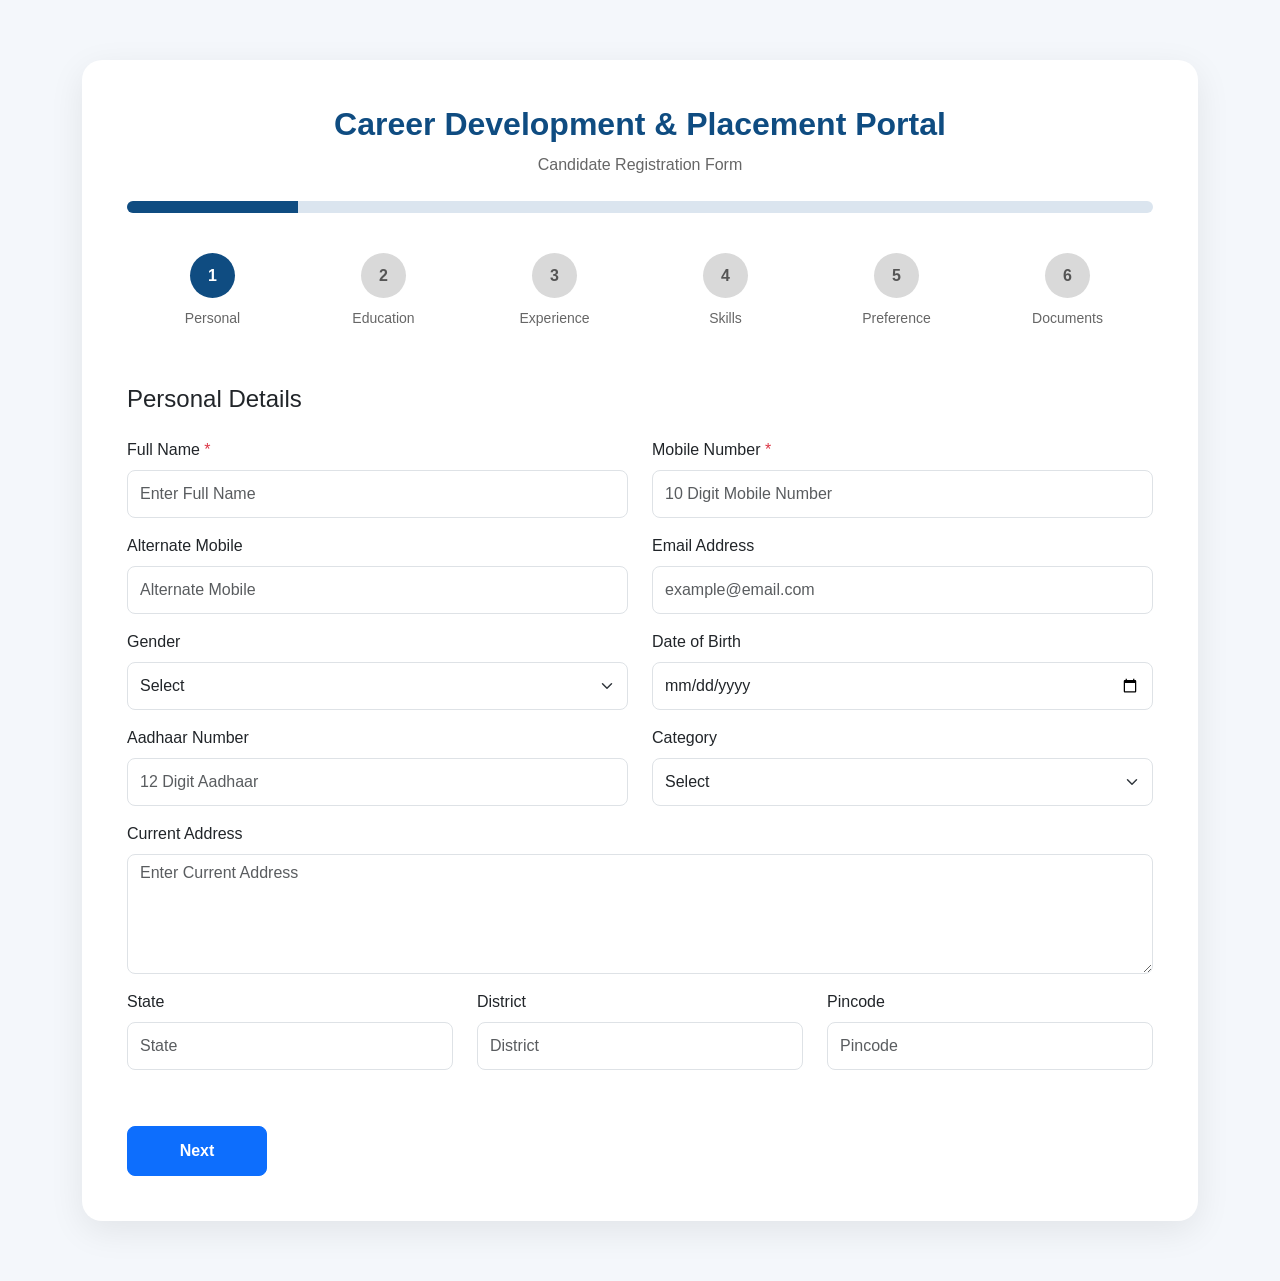
<file: pages/register.html>
<!DOCTYPE html>
<html lang="en">

<head>

<meta charset="UTF-8">
<meta name="viewport" content="width=device-width, initial-scale=1.0">

<title>
Candidate Registration | Udayan Care
</title>

<link href="https://cdn.jsdelivr.net/npm/bootstrap@5.3.7/dist/css/bootstrap.min.css" rel="stylesheet">

<link rel="stylesheet" href="../css/register.css">

<link rel="stylesheet"
href="https://cdnjs.cloudflare.com/ajax/libs/font-awesome/6.6.0/css/all.min.css">

</head>

<body>

<section class="registration-section">

<div class="container">

<div class="registration-card">

<!-- HEADER -->

<div class="text-center mb-4">

<h2>

Career Development & Placement Portal

</h2>

<p>

Candidate Registration Form

</p>

</div>

<!-- Progress -->

<div class="progress mb-4" style="height:12px;">

<div
class="progress-bar bg-primary"
id="progressBar"
style="width:16%;">

</div>

</div>

<!-- Steps -->

<div class="step-indicator">

<div class="step active">

<span>1</span>

<p>Personal</p>

</div>

<div class="step">

<span>2</span>

<p>Education</p>

</div>

<div class="step">

<span>3</span>

<p>Experience</p>

</div>

<div class="step">

<span>4</span>

<p>Skills</p>

</div>

<div class="step">

<span>5</span>

<p>Preference</p>

</div>

<div class="step">

<span>6</span>

<p>Documents</p>

</div>

</div>

<form id="candidateForm">

<!-- STEP 1 -->

<div class="form-step active">

<h4 class="mb-4">
Personal Details
</h4>

<div class="step-content">

<div class="row">

<div class="col-md-6 mb-3">

<label class="form-label">

Full Name <span class="text-danger">*</span>

</label>

<input
type="text"
class="form-control"
id="fullName"
placeholder="Enter Full Name">

</div>

<div class="col-md-6 mb-3">

<label class="form-label">

Mobile Number <span class="text-danger">*</span>

</label>

<input
type="tel"
class="form-control"
id="mobile"
placeholder="10 Digit Mobile Number">

</div>

<div class="col-md-6 mb-3">

<label class="form-label">

Alternate Mobile

</label>

<input
type="tel"
class="form-control"
id="alternateMobile"
placeholder="Alternate Mobile">

</div>

<div class="col-md-6 mb-3">

<label class="form-label">

Email Address

</label>

<input
type="email"
class="form-control"
id="email"
placeholder="example@email.com">

</div>

<div class="col-md-6 mb-3">

<label class="form-label">

Gender

</label>

<select
class="form-select"
id="gender">

<option value="">Select</option>

<option>Male</option>

<option>Female</option>

<option>Other</option>

</select>

</div>

<div class="col-md-6 mb-3">

<label class="form-label">

Date of Birth

</label>

<input
type="date"
class="form-control"
id="dob">

</div>

<div class="col-md-6 mb-3">

<label class="form-label">

Aadhaar Number

</label>

<input
type="text"
class="form-control"
id="aadhaar"
placeholder="12 Digit Aadhaar">

</div>

<div class="col-md-6 mb-3">

<label class="form-label">

Category

</label>

<select
class="form-select"
id="category">

<option value="">Select</option>

<option>General</option>

<option>OBC</option>

<option>SC</option>

<option>ST</option>

<option>EWS</option>

</select>

</div>

<div class="col-md-12 mb-3">

<label class="form-label">

Current Address

</label>

<textarea
class="form-control"
id="address"
placeholder="Enter Current Address"></textarea>

</div>

<div class="col-md-4 mb-3">

<label class="form-label">

State

</label>

<input
type="text"
class="form-control"
id="state"
placeholder="State">

</div>

<div class="col-md-4 mb-3">

<label class="form-label">

District

</label>

<input
type="text"
class="form-control"
id="district"
placeholder="District">

</div>

<div class="col-md-4 mb-3">

<label class="form-label">

Pincode

</label>

<input
type="number"
class="form-control"
id="pincode"
placeholder="Pincode">

</div>

</div>

</div>

</div>
 
  
<!-- STEP 2 -->

<div class="form-step active">

<h4 class="mb-4">

Education

</h4>

<div class="step-content">

<div class="row">

<div class="col-md-6 mb-3">

<label class="form-label">
Highest Qualification
</label>

<select class="form-select" id="qualification">

<option value="">Select Qualification</option>
<option>10th</option>
<option>12th</option>
<option>ITI</option>
<option>Diploma</option>
<option>Graduate</option>
<option>Post Graduate</option>
<option>PhD</option>

</select>

</div>

<div class="col-md-6 mb-3">

<label class="form-label">
Specialization
</label>

<input
type="text"
class="form-control"
id="specialization">

</div>

<div class="col-md-6 mb-3">

<label class="form-label">
College / Institute
</label>

<input
type="text"
class="form-control"
id="college">

</div>

<div class="col-md-6 mb-3">

<label class="form-label">
University / Board
</label>

<input
type="text"
class="form-control"
id="university">

</div>

<div class="col-md-6 mb-3">

<label class="form-label">
Passing Year
</label>

<input
type="number"
class="form-control"
id="passingYear">

</div>

<div class="col-md-6 mb-3">

<label class="form-label">
Percentage / CGPA
</label>

<input
type="text"
class="form-control"
id="percentage">

</div>

</div>

</div>

</div>

<!-- STEP 3 -->

<div class="form-step">

<h4 class="mb-4">

Experience

</h4>

<div class="step-content">

<div class="row">

<div class="col-md-6 mb-3">

<label class="form-label">
Are you a Fresher?
</label>

<select
class="form-select"
id="experienceType">

<option value="">Select</option>

<option>Fresher</option>

<option>Experienced</option>

</select>

</div>

<div class="col-md-6 mb-3">

<label class="form-label">
Total Experience
</label>

<input
type="text"
class="form-control"
id="totalExperience"
placeholder="Example : 2 Years">

</div>

<div class="col-md-6 mb-3">

<label class="form-label">
Current Company
</label>

<input
type="text"
class="form-control"
id="currentCompany">

</div>

<div class="col-md-6 mb-3">

<label class="form-label">
Current Designation
</label>

<input
type="text"
class="form-control"
id="designation">

</div>

<div class="col-md-6 mb-3">

<label class="form-label">
Current Salary (Monthly)

</label>

<input
type="number"
class="form-control"
id="currentSalary"
placeholder="₹">

</div>

<div class="col-md-6 mb-3">

<label class="form-label">
Expected Salary (Monthly)

</label>

<input
type="number"
class="form-control"
id="expectedSalary"
placeholder="₹">

</div>

<div class="col-md-6 mb-3">

<label class="form-label">
Notice Period

</label>

<select
class="form-select"
id="noticePeriod">

<option value="">Select</option>

<option>Immediate</option>

<option>15 Days</option>

<option>30 Days</option>

<option>45 Days</option>

<option>60 Days</option>

<option>90 Days</option>

</select>

</div>

<div class="col-md-6 mb-3">

<label class="form-label">
Current Employment Status

</label>

<select
class="form-select"
id="employmentStatus">

<option value="">Select</option>

<option>Working</option>

<option>Not Working</option>

<option>Student</option>

<option>Self Employed</option>

</select>

</div>

<div class="col-md-12 mb-3">

<label class="form-label">
Key Responsibilities

</label>

<textarea
class="form-control"
id="responsibilities"
placeholder="Briefly describe your work experience"></textarea>

</div>

</div>

</div>

</div>

<!-- ===================================================== -->
<!-- STEP 4 : SKILLS -->
<!-- ===================================================== -->

<div class="form-step">

<h4 class="mb-4">

Skills

</h4>


<div class="step-content">

<div class="row">


<div class="col-md-6 mb-3">

<label class="form-label">

Technical Skills

</label>

<input
type="text"
class="form-control"
id="technicalSkills"
placeholder="Example: Excel, Java, Python, Electrical">

</div>


<div class="col-md-6 mb-3">

<label class="form-label">

Computer Knowledge

</label>

<select
class="form-select"
id="computerKnowledge">

<option value="">
Select
</option>

<option>
Basic
</option>

<option>
Intermediate
</option>

<option>
Advanced
</option>

</select>

</div>


<div class="col-md-6 mb-3">

<label class="form-label">

Language Known

</label>

<input
type="text"
class="form-control"
id="languages"
placeholder="Example: Hindi, English">

</div>


<div class="col-md-6 mb-3">

<label class="form-label">

Communication Skill

</label>

<select
class="form-select"
id="communicationSkill">

<option value="">
Select
</option>

<option>
Excellent
</option>

<option>
Good
</option>

<option>
Average
</option>

</select>

</div>


<div class="col-md-6 mb-3">

<label class="form-label">

Any Certification

</label>

<input
type="text"
class="form-control"
id="certification"
placeholder="Example: MS Excel, Tally, AWS">

</div>


<div class="col-md-6 mb-3">

<label class="form-label">

Driving License

</label>

<select
class="form-select"
id="drivingLicense">

<option value="">
Select
</option>

<option>
Yes
</option>

<option>
No
</option>

</select>

</div>


<div class="col-md-12 mb-3">

<label class="form-label">

Additional Skills / Remarks

</label>

<textarea
class="form-control"
id="additionalSkills"
placeholder="Write any additional skills"></textarea>

</div>


</div>

</div>

</div>
<!-- ===================================================== -->
<!-- STEP 5 : JOB PREFERENCE -->
<!-- ===================================================== -->

<div class="form-step">

<h4 class="mb-4">

Job Preference Details

</h4>


<div class="step-content">

<div class="row">


<div class="col-md-6 mb-3">

<label class="form-label">

Looking For

</label>

<select
class="form-select"
id="lookingFor">

<option value="">
Select
</option>

<option>
Full Time Job
</option>

<option>
Internship
</option>

<option>
Part Time Job
</option>

<option>
Apprenticeship
</option>

</select>

</div>


<div class="col-md-6 mb-3">

<label class="form-label">

Preferred Job Role

</label>

<input
type="text"
class="form-control"
id="preferredRole"
placeholder="Example: Data Entry Operator, Technician">

</div>


<div class="col-md-6 mb-3">

<label class="form-label">

Preferred Industry

</label>

<select
class="form-select"
id="industry">

<option value="">
Select Industry
</option>

<option>
IT & Software
</option>

<option>
BPO / Customer Support
</option>

<option>
Banking & Finance
</option>

<option>
Manufacturing
</option>

<option>
Energy & Renewable
</option>

<option>
Healthcare
</option>

<option>
Education
</option>

<option>
Other
</option>

</select>

</div>


<div class="col-md-6 mb-3">

<label class="form-label">

Preferred Work Location

</label>

<input
type="text"
class="form-control"
id="preferredLocation"
placeholder="Example: Noida, Delhi, Lucknow">

</div>


<div class="col-md-6 mb-3">

<label class="form-label">

Expected Salary

</label>

<input
type="text"
class="form-control"
id="expectedSalary"
placeholder="Example: 18000 Per Month">

</div>


<div class="col-md-6 mb-3">

<label class="form-label">

Work Mode Preference

</label>

<select
class="form-select"
id="workMode">

<option value="">
Select
</option>

<option>
On Site
</option>

<option>
Work From Home
</option>

<option>
Hybrid
</option>

</select>

</div>


<div class="col-md-6 mb-3">

<label class="form-label">

Willing To Relocate?

</label>

<select
class="form-select"
id="relocation">

<option value="">
Select
</option>

<option>
Yes
</option>

<option>
No
</option>

<option>
Maybe
</option>

</select>

</div>


<div class="col-md-6 mb-3">

<label class="form-label">

Joining Availability

</label>

<select
class="form-select"
id="joiningAvailability">

<option value="">
Select
</option>

<option>
Immediate
</option>

<option>
Within 15 Days
</option>

<option>
Within 30 Days
</option>

<option>
More than 30 Days
</option>

</select>

</div>


<div class="col-md-12 mb-3">

<label class="form-label">

Career Objective

</label>

<textarea
class="form-control"
id="careerObjective"
placeholder="Tell us about your career goals"></textarea>

</div>


</div>

</div>

</div>
<!-- ===================================================== -->
<!-- STEP 6 : DOCUMENTS -->
<!-- ===================================================== -->

<div class="form-step">

<h4 class="mb-4">

Documents Upload

</h4>


<div class="step-content">

<div class="row">


<div class="col-md-6 mb-3">

<label class="form-label">

Upload Resume (PDF)

</label>

<input
type="file"
class="form-control"
id="resume"
accept=".pdf">

</div>


<div class="col-md-6 mb-3">

<label class="form-label">

Upload Photo

</label>

<input
type="file"
class="form-control"
id="photo"
accept="image/*">

</div>


<div class="col-md-6 mb-3">

<label class="form-label">

Aadhaar Card

</label>

<input
type="file"
class="form-control"
id="aadhaarFile"
accept=".pdf,image/*">

</div>


<div class="col-md-6 mb-3">

<label class="form-label">

Educational Certificate

</label>

<input
type="file"
class="form-control"
id="educationCertificate"
accept=".pdf,image/*">

</div>


<div class="col-md-6 mb-3">

<label class="form-label">

Experience Letter

</label>

<input
type="file"
class="form-control"
id="experienceLetter"
accept=".pdf,image/*">

</div>


<div class="col-md-6 mb-3">

<label class="form-label">

Other Documents

</label>

<input
type="file"
class="form-control"
id="otherDocuments"
accept=".pdf,image/*">

</div>


<div class="col-md-12 mb-3">

<div class="form-check">

<input
class="form-check-input"
type="checkbox"
id="declaration">


<label class="form-check-label">

I confirm that all information provided by me is correct.

</label>

</div>

</div>


</div>

</div>

</div>
<div class="button-area">

<button
type="button"
class="btn btn-secondary"
id="prevBtn">

Previous

</button>

<button
type="button"
class="btn btn-primary"
id="nextBtn">

Next

</button>

</div>

</form>

</div>

</div>

</section>

<script src="../js/register.js"></script>
<script src="../js/app.js"></script>

</body>

</html>
</file>
<file: css/register.css>
/* ==========================================
   UDAYAN CARE CAREER PORTAL
   Candidate Registration Wizard
   Developed By: Shubham Sharma
========================================== */

/* ---------- BODY ---------- */

body{
    background:#F4F7FB;
    font-family:'Poppins',sans-serif;
}

/* ---------- SECTION ---------- */

.registration-section{
    padding:60px 0;
}

/* ---------- CARD ---------- */

.registration-card{

    background:#ffffff;

    border-radius:20px;

    padding:45px;

    box-shadow:0 10px 35px rgba(0,0,0,.08);

}

/* ---------- HEADER ---------- */

.registration-card h2{

    color:#0F4C81;

    font-weight:700;

}

.registration-card p{

    color:#666;

    margin-top:10px;

}

/* ---------- PROGRESS ---------- */

.progress{

    background:#dbe5ef;

    border-radius:20px;

}

.progress-bar{

    background:#0F4C81 !important;

    transition:.4s;

}

/* ---------- STEP INDICATOR ---------- */

.step-indicator{

    display:flex;

    justify-content:space-between;

    align-items:center;

    margin:40px 0;

    flex-wrap:wrap;

}

.step{

    flex:1;

    text-align:center;

    position:relative;

}

.step span{

    width:45px;

    height:45px;

    display:flex;

    justify-content:center;

    align-items:center;

    margin:auto;

    border-radius:50%;

    background:#d9d9d9;

    color:#555;

    font-weight:600;

    transition:.3s;

}

.step.active span{

    background:#0F4C81;

    color:#fff;

}

.step p{

    margin-top:10px;

    font-size:14px;

    font-weight:500;

}

/* ---------- FORM ---------- */

.form-step{

    display:none;

}

.form-step.active{

    display:block;

}

/* ---------- INPUT ---------- */

label{

    font-weight:500;

    margin-bottom:8px;

}

.form-control,
.form-select{

    height:48px;

    border-radius:8px;

}

textarea.form-control{

    height:120px;

}

/* ---------- BUTTON ---------- */

.button-area{

    display:flex;

    justify-content:space-between;

    margin-top:40px;

}

.button-area .btn{

    min-width:140px;

    padding:12px;

    border-radius:8px;

    font-weight:600;

}

/* ---------- RESPONSIVE ---------- */

@media(max-width:992px){

.registration-card{

padding:30px;

}

.step p{

font-size:12px;

}

}

@media(max-width:768px){

.step-indicator{

gap:20px;

}

.step{

flex:0 0 30%;

margin-bottom:20px;

}

.button-area{

flex-direction:column;

gap:15px;

}

.button-area .btn{

width:100%;

}

}

@media(max-width:576px){

.registration-card{

padding:20px;

}

.registration-card h2{

font-size:28px;

}

}
</file>
